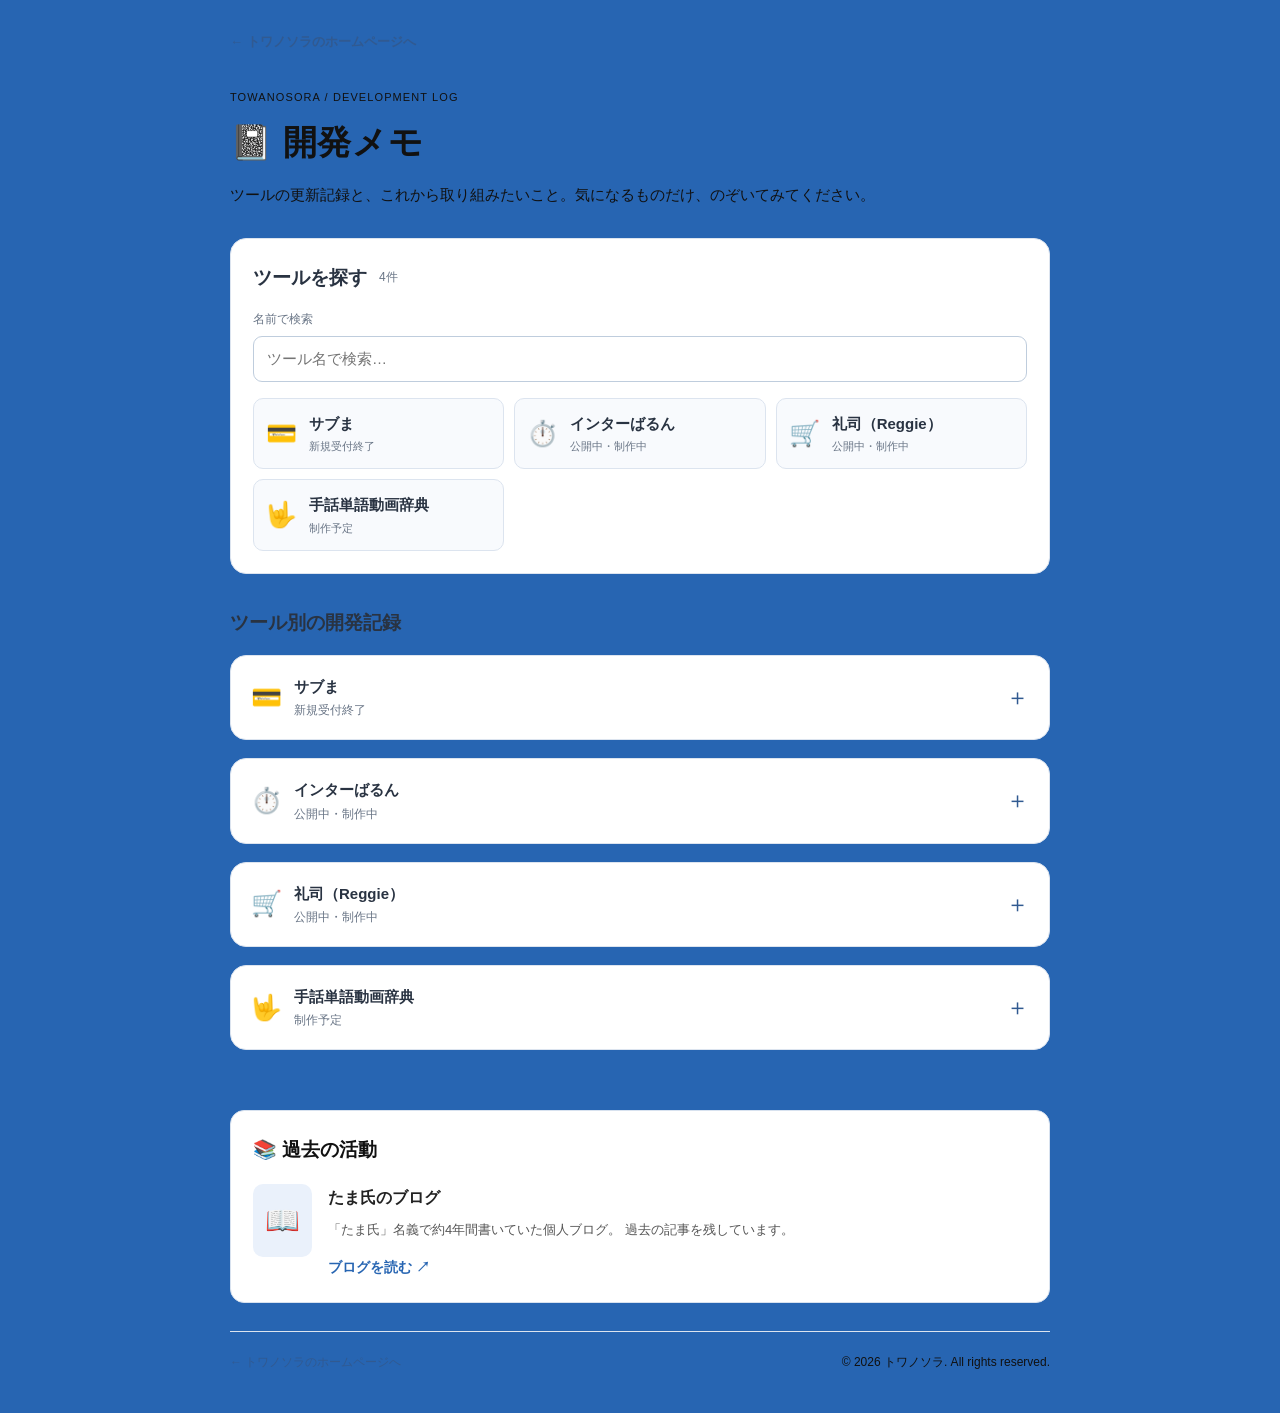
<file: devlog/index.html>
<!DOCTYPE html>
<html lang="ja">
<head>
  <meta charset="UTF-8">
  <meta name="viewport" content="width=device-width, initial-scale=1">
  <meta name="description" content="トワノソラのWebツール開発メモ。更新履歴や今後の課題をツールごとにまとめています。">
  <meta name="theme-color" content="#f5f7fb">
  <title>開発メモ | トワノソラ</title>
  <link rel="icon" type="image/png" href="../images/favicon.png">
  <link rel="stylesheet" href="./style.css">
  <script src="./data.js" defer></script>
  <script src="./devlog.js" defer></script>
</head>
<body>
  <div class="page">
    <header class="site-header">
      <a class="home-link" href="../">← トワノソラのホームページへ</a>
      <p class="eyebrow">TOWANOSORA / DEVELOPMENT LOG</p>
      <h1>📓 開発メモ</h1>
      <p class="intro">ツールの更新記録と、これから取り組みたいこと。気になるものだけ、のぞいてみてください。</p>
    </header>
    <main>
      <section class="directory" aria-labelledby="directory-title">
        <div class="section-title">
          <h2 id="directory-title">ツールを探す</h2>
          <span id="project-count" class="count"></span>
        </div>
        <label class="search-label" for="project-search">名前で検索</label>
        <input id="project-search" type="search" placeholder="ツール名で検索…" autocomplete="off">
        <nav id="project-list" class="project-list" aria-label="開発メモのツール一覧"></nav>
        <p id="empty-message" class="empty-message" hidden>該当するツールがありません。</p>
      </section>
      <section class="entries" aria-labelledby="entries-title">
        <h2 id="entries-title">ツール別の開発記録</h2>
        <div id="project-entries" class="project-entries"></div>
      </section>
      <noscript><p>開発メモを表示するにはJavaScriptを有効にしてください。</p></noscript>
    </main>
    <!-- 過去の活動 -->
    <section class="past-activities">
      <h2>📚 過去の活動</h2>

      <div class="past-activity-card">
        <div class="past-activity-icon" aria-hidden="true">📖</div>

        <div class="past-activity-content">
          <h3>たま氏のブログ</h3>
          <p>
            「たま氏」名義で約4年間書いていた個人ブログ。
            過去の記事を残しています。
          </p>

          <a
            href="https://tama-shi.hatenadiary.com/"
            target="_blank"
            rel="noopener noreferrer"
          >
            ブログを読む ↗
          </a>
        </div>
      </div>
    </section>
    <footer class="footer"><a href="../">← トワノソラのホームページへ</a><small>© 2026 トワノソラ. All rights reserved.</small></footer>
  </div>
</body>
</html>
</file>
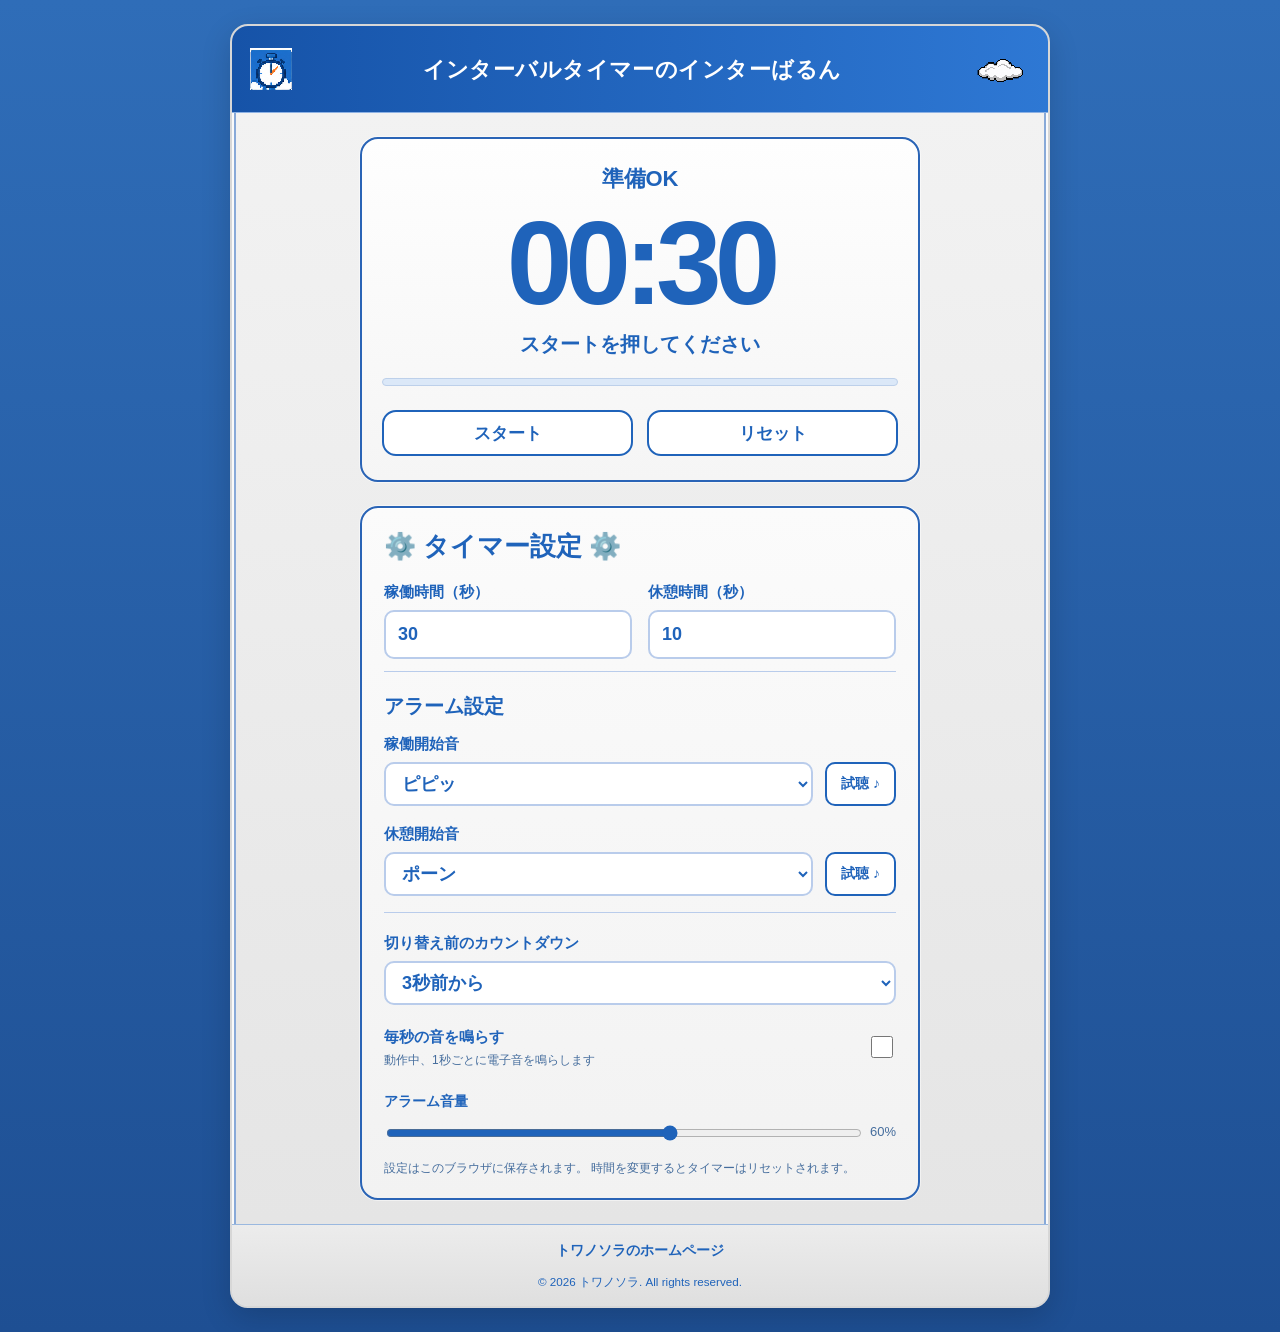
<file: timer/index.html>
<!DOCTYPE html>
<html lang="ja">
<head>
  <meta charset="UTF-8">
  <meta name="viewport" content="width=device-width, initial-scale=1.0">
  <meta name="theme-color" content="#f7f9f7">
  <meta name="description" content="稼働時間と休憩時間、アラーム音を自由に設定できるインターバルタイマー。">

  <title>インターばるん | トワノソラ</title>

  <link rel="stylesheet" href="./style.css">
  <link rel="icon" type="image/png" href="./favicon.png">
  <script src="./timer.js" defer></script>
</head>
<body>
  <main class="app">


    <header class="app-header">
      <div class="window-bar">

        <div class="window-title">
          <img
            src="./favicon.png"
            alt=""
            class="window-icon"
            aria-hidden="true"
          >
        </div>

        <h1 class="window-main-title">
          インターバルタイマーのインターばるん
        </h1>

        <img
          src="../images/hero_cloud.png"
          alt=""
          class="window-cloud"
          aria-hidden="true"
        >

      </div>
    </header>


    <section class="timer-panel" aria-label="タイマー">
      <div class="phase-label" id="phase-label">準備OK</div>

      <div class="time-display" id="time-display" role="timer">
        00:30
      </div>

      <p class="next-phase" id="next-phase">
        スタートを押してください
      </p>

      <div class="progress-track">
        <div class="progress-fill" id="progress-fill"></div>
      </div>

      <div class="controls">
        <button type="button" class="primary-button" id="start-pause">
          スタート
        </button>
        <button type="button" class="secondary-button" id="reset">
          リセット
        </button>
      </div>
    </section>

    <section class="settings-panel" aria-labelledby="settings-title">
      <h2 id="settings-title">⚙️ タイマー設定 ⚙️</h2>

      <div class="setting-grid">
        <label class="setting-field">
          <span>稼働時間（秒）</span>
          <input type="number" id="work-time"
                 min="1" max="3600" value="30">
        </label>

        <label class="setting-field">
          <span>休憩時間（秒）</span>
          <input type="number" id="rest-time"
                 min="1" max="3600" value="10">
        </label>
      </div>

      <div class="setting-divider"></div>

      <h3>アラーム設定</h3>

      <div class="alarm-setting">
        <label class="setting-field" for="work-sound">
          <span>稼働開始音</span>
          <select id="work-sound">
            <option value="beep">ピッ</option>
            <option value="double" selected>ピピッ</option>
            <option value="chime">ポーン</option>
            <option value="off">無音</option>
          </select>
        </label>
        <button type="button" class="preview-button" id="preview-work">
          試聴 ♪
        </button>
      </div>

      <div class="alarm-setting">
        <label class="setting-field" for="rest-sound">
          <span>休憩開始音</span>
          <select id="rest-sound">
            <option value="beep">ピッ</option>
            <option value="double">ピピッ</option>
            <option value="chime" selected>ポーン</option>
            <option value="off">無音</option>
          </select>
        </label>
        <button type="button" class="preview-button" id="preview-rest">
          試聴 ♪
        </button>
      </div>

      <div class="setting-divider"></div>

      <label class="setting-field" for="countdown-seconds">
        <span>切り替え前のカウントダウン</span>
        <select id="countdown-seconds">
          <option value="0">なし</option>
          <option value="3" selected>3秒前から</option>
          <option value="5">5秒前から</option>
          <option value="10">10秒前から</option>
        </select>
      </label>

      <label class="toggle-setting">
        <span>
          <strong>毎秒の音を鳴らす</strong>
          <small>動作中、1秒ごとに電子音を鳴らします</small>
        </span>
        <input type="checkbox" id="tick-sound">
      </label>

      <div class="volume-setting">
        <label for="alarm-volume">アラーム音量</label>
        <input
          type="range"
          id="alarm-volume"
          min="0"
          max="100"
          step="5"
          value="60"
        >
        <output id="volume-value" for="alarm-volume">60%</output>
      </div>

      <p class="settings-note">
        設定はこのブラウザに保存されます。
        時間を変更するとタイマーはリセットされます。
      </p>
    </section>

    <footer class="app-footer">
      <a href="../" class="footer-link">
        トワノソラのホームページ
      </a>
    <small>© 2026 トワノソラ. All rights reserved.</small>
    </footer>

  </main>
</body>
</html>
</file>
<file: devlog/style.css>
:root {
  --ink: #293342;
  --muted: #697586;
  --blue: #315a91;
  --blue-soft: #eaf1fa;
  --page: #f5f7fb;
  --card: #ffffff;
  --border: #dce4ef;
}
* { box-sizing: border-box; }
html { scroll-behavior: smooth; }
body { margin: 0; background: #2765B2;; color: var(--ink); font: 15px/1.75 -apple-system, BlinkMacSystemFont, "Hiragino Kaku Gothic ProN", "Meiryo", sans-serif; }
a { color: var(--blue); }
a:focus-visible, button:focus-visible, input:focus-visible, summary:focus-visible { outline: 3px solid #81a4db; outline-offset: 3px; }
[hidden] { display: none !important; }
.page { width: min(100% - 32px, 820px); margin: 0 auto; }
.site-header { padding: 28px 0 30px; }
.home-link { display: inline-block; text-decoration: none; font-size: 13px; font-weight: 650; }
.eyebrow { margin: 34px 0 5px; color: var(--muted); font-size: 11px; letter-spacing: .1em; }
h1 { margin: 0 0 10px; font-size: clamp(26px, 5vw, 34px); letter-spacing: .02em; }
.intro { margin: 0; color: var(--muted); }
h2 { margin: 0; font-size: 19px; }
h3 { margin: 0; font-size: 18px; }
.directory, .project-details { background: var(--card); border: 1px solid var(--border); border-radius: 16px; }
.directory { padding: 22px; }
.section-title { display: flex; align-items: center; gap: 12px; margin-bottom: 14px; }
.count { color: var(--muted); font-size: 12px; }
.search-label { display: block; margin-bottom: 6px; color: var(--muted); font-size: 12px; }
#project-search { display: block; width: 100%; min-height: 45px; padding: 9px 13px; border: 1px solid #bfcddd; border-radius: 9px; background: white; color: var(--ink); font: inherit; }
.project-list { display: grid; grid-template-columns: repeat(auto-fit, minmax(min(100%, 210px), 1fr)); gap: 10px; margin-top: 16px; }
.project-link { display: flex; align-items: center; gap: 12px; min-height: 66px; padding: 12px; background: #f8fafd; border: 1px solid var(--border); border-radius: 10px; color: var(--ink); text-decoration: none; }
.project-link:hover { border-color: #8aabc9; background: var(--blue-soft); }
.project-icon { flex: none; font-size: 25px; }
.project-link-text { min-width: 0; }
.project-link-title { display: block; font-weight: 700; overflow-wrap: anywhere; }
.project-link-subtitle { display: block; color: var(--muted); font-size: 11px; }
.empty-message { margin: 14px 0 0; color: var(--muted); }
.entries { padding: 32px 0; }
.entries > h2 { margin-bottom: 16px; }
.project-entries { display: grid; gap: 18px; }
.project-details { overflow: hidden; scroll-margin-top: 16px; }
.project-details > summary { display: flex; align-items: center; gap: 12px; padding: 18px 20px; cursor: pointer; list-style: none; }
.project-details > summary::-webkit-details-marker { display: none; }
.project-details > summary::after { content: "＋"; margin-left: auto; color: var(--blue); font-size: 23px; line-height: 1; }
.project-details[open] > summary::after { content: "−"; }
.project-heading { min-width: 0; flex: 1; }
.project-heading small { display: block; color: var(--muted); font-size: 12px; font-weight: normal; }
.status { flex: none; border-radius: 99px; padding: 2px 9px; background: #eaf1fa; color: #365d8a; font-size: 11px; white-space: nowrap; }
.status.planned { background: #f1f1f1; color: #656a71; }
.project-body { border-top: 1px solid var(--border); padding: 18px 20px 22px; }
.project-description { margin: 0 0 12px; color: var(--muted); }
.app-link { display: inline-flex; align-items: center; min-height: 42px; padding: 7px 15px; border-radius: 8px; background: var(--blue); color: white; font-size: 13px; font-weight: 700; text-decoration: none; }
.app-link:hover { background: #244774; }
.block-title { margin: 23px 0 10px; font-size: 15px; }
.todo-list { display: grid; gap: 8px; margin: 0; padding: 0; list-style: none; }
.todo-list li { padding: 9px 12px; border: 1px solid var(--border); border-radius: 8px; background: #fbfcff; }
.todo-state { display: inline-block; margin-right: 7px; color: var(--muted); font-size: 12px; }
.todo-state.done { color: #427a4d; }
.log { padding: 15px 0; border-top: 1px solid var(--border); }
.log:first-of-type { border-top: 0; }
.log time { color: var(--muted); font-size: 12px; font-variant-numeric: tabular-nums; }
.log h4 { margin: 4px 0 5px; font-size: 15px; }
.log p { margin: 0; white-space: pre-line; overflow-wrap: anywhere; }
.no-data { margin: 0; color: var(--muted); font-size: 13px; }
.footer { display: flex; align-items: center; justify-content: space-between; gap: 16px; padding: 20px 0 40px; border-top: 1px solid var(--border); color: var(--muted); font-size: 12px; }
.footer a { text-decoration: none; }
@media (max-width: 520px) {
  .page { width: min(100% - 24px, 820px); }
  .site-header { padding-top: 20px; }
  .directory { padding: 16px; }
  .project-details > summary { flex-wrap: wrap; gap: 9px; padding: 15px; }
  .project-heading { flex-basis: 55%; }
  .project-body { padding: 15px; }
  .footer { flex-direction: column; align-items: flex-start; }
}
@media (prefers-reduced-motion: reduce) { html { scroll-behavior: auto; } }

/* 開発メモのヘッダー文字色 */
.site-header,
.site-header h1,
.site-header p {
  color: #111111;
}

/* 開発メモのコピーライト */
.footer small {
  color: #111111;
  font-size: 12px;
}

/* ======================================
   過去の活動
====================================== */

.past-activities {
  margin: 28px 0;
  padding: 22px;
  background: #ffffff;
  border: 1px solid #d8e2ef;
  border-radius: 14px;
}

.past-activities h2 {
  margin: 0 0 18px;
  color: #111111;
  font-size: 19px;
}

.past-activity-card {
  display: flex;
  align-items: flex-start;
  gap: 16px;
}

.past-activity-icon {
  flex-shrink: 0;
  padding: 12px;
  background: #eaf1fb;
  border-radius: 10px;
  font-size: 28px;
}

.past-activity-content {
  min-width: 0;
}

.past-activity-content h3 {
  margin: 0 0 6px;
  color: #222222;
  font-size: 16px;
}

.past-activity-content p {
  margin: 0 0 12px;
  color: #555555;
  font-size: 13px;
  line-height: 1.8;
}

.past-activity-content a {
  color: #2765b2;
  font-size: 14px;
  font-weight: bold;
  text-decoration: none;
}

.past-activity-content a:hover {
  text-decoration: underline;
}

/* スマホ表示 */
@media (max-width: 520px) {
  .past-activities {
    padding: 16px;
  }

  .past-activity-card {
    gap: 12px;
  }

  .past-activity-icon {
    padding: 8px;
    font-size: 24px;
  }
}
</file>
<file: timer/style.css>
/* ======================================
   インターばるん | レトロ青テーマ
====================================== */

:root {
  --page-bg: #2f6db8;
  --page-bg-dark: #1e4f93;

  --app-bg: #efefef;
  --panel-bg: #f7f7f7;
  --settings-bg: #f4f4f4;

  --blue: #1f63ba;
  --blue-dark: #184f98;
  --blue-light: #4e8ee2;

  --text: #1f63ba;
  --text-soft: #456d9d;

  --border: #2a64b6;
  --shadow: #9ca3ad;
  --white: #ffffff;
}

* {
  box-sizing: border-box;
}

body {
  margin: 0;
  background:
    linear-gradient(180deg, var(--page-bg) 0%, var(--page-bg-dark) 100%);
  color: var(--text);
  font-family:
    "DotGothic16",
    -apple-system,
    BlinkMacSystemFont,
    "Hiragino Kaku Gothic ProN",
    "Meiryo",
    sans-serif;
  line-height: 1.6;
}

button,
input,
select {
  font: inherit;
}

button {
  cursor: pointer;
}

button:focus-visible,
input:focus-visible,
select:focus-visible,
a:focus-visible {
  outline: 3px solid #9fc4ff;
  outline-offset: 2px;
}


/* ======================================
   全体ラッパ
====================================== */

.app {
  width: min(100% - 28px, 820px);
  margin: 24px auto;
  background: linear-gradient(180deg, #f3f3f3 0%, #e4e4e4 100%);
  border: 2px solid #d7d7d7;
  border-radius: 18px;
  overflow: hidden;
  box-shadow:
    0 0 0 2px #fafafa inset,
    0 0 0 4px #88a9d8 inset,
    0 10px 30px rgba(0, 0, 0, 0.16);
}


/* ======================================
   ヘッダー
====================================== */

.app-header {
  padding: 0;
  text-align: left;
}

.window-bar {
  display: flex;
  justify-content: space-between;
  align-items: center;
  gap: 16px;
  padding: 14px 18px;
  background: linear-gradient(90deg, #1653a8 0%, #2e78d4 100%);
  border-bottom: 1px solid #8eb2e4;
}

.window-title {
  display: flex;
  align-items: center;
  gap: 14px;
  min-width: 0;
}

.window-icon {
  width: 42px;
  height: 42px;
  object-fit: contain;
  image-rendering: pixelated;
  flex-shrink: 0;
}

.window-title h1 {
  margin: 0;
  color: #ffffff;
  font-size: clamp(28px, 4vw, 40px);
  line-height: 1.1;
  letter-spacing: 0.04em;
}

.window-right {
  display: flex;
  align-items: center;
  gap: 14px;
  flex-shrink: 0;
}

.window-subtitle {
  color: #ffffff;
  font-size: 15px;
  white-space: nowrap;
}

.window-cloud {
  width: 58px;
  height: auto;
  image-rendering: pixelated;
}


/* ======================================
   タイマーパネル
====================================== */

.timer-panel,
.settings-panel {
  width: min(100% - 44px, 560px);
  margin: 24px auto;
  border: 2px solid var(--border);
  border-radius: 18px;
  box-shadow:
    0 1px 0 #ffffff inset,
    0 0 0 1px rgba(255,255,255,0.5);
}

.timer-panel {
  background: linear-gradient(180deg, #fefefe 0%, #f5f5f5 100%);
  text-align: center;
  padding: 22px 20px 24px;
}

.phase-label {
  color: var(--blue);
  font-size: 22px;
  font-weight: 700;
  margin-bottom: 8px;
}

.time-display {
  margin: 0;
  color: var(--blue);
  font-size: clamp(70px, 15vw, 118px);
  font-weight: 700;
  font-variant-numeric: tabular-nums;
  letter-spacing: -0.06em;
  line-height: 1;
}

.next-phase {
  margin: 6px 0 0;
  color: var(--blue);
  font-size: 20px;
  font-weight: 700;
}


/* ======================================
   プログレスバー
====================================== */

.progress-track {
  height: 8px;
  margin: 18px 0 0;
  overflow: hidden;
  border-radius: 999px;
  background: #dbe8f8;
  border: 1px solid #bdd0ea;
}

.progress-fill {
  width: 0%;
  height: 100%;
  background: linear-gradient(90deg, #1f63ba 0%, #4a88de 100%);
  transition: width 0.1s linear;
}


/* ======================================
   ボタン
====================================== */

.controls {
  display: grid;
  grid-template-columns: repeat(2, minmax(0, 1fr));
  gap: 14px;
  margin-top: 24px;
}

.controls button {
  min-height: 46px;
  border-radius: 14px;
  font-size: 17px;
  font-weight: 700;
  border: 2px solid var(--blue);
  background: #ffffff;
  color: var(--blue);
  box-shadow: 0 1px 0 #ffffff inset;
}

.primary-button {
  background: linear-gradient(180deg, #2b73d0 0%, #1d5eb2 100%);
  color: #ffffff;
}

.primary-button:hover {
  background: linear-gradient(180deg, #3b82dc 0%, #1e5aaa 100%);
}

.secondary-button:hover {
  background: #edf4ff;
}


/* ======================================
   設定パネル
====================================== */

.settings-panel {
  background: linear-gradient(180deg, #fbfbfb 0%, #f2f2f2 100%);
  padding: 18px 22px 20px;
  position: relative;
}

.settings-panel h2 {
  margin: 0 0 12px;
  color: var(--blue);
  font-size: 26px;
  text-align: left;
}

.settings-panel h3 {
  margin: 18px 0 10px;
  color: var(--blue);
  font-size: 20px;
}

.setting-divider {
  height: 1px;
  margin: 12px 0 18px;
  background: #b9cceb;
}

.setting-grid {
  display: grid;
  grid-template-columns: 1fr 1fr;
  gap: 16px;
}

.setting-field {
  display: flex;
  flex-direction: column;
  gap: 6px;
  color: var(--blue);
  font-size: 15px;
  font-weight: 700;
}

.setting-field input,
.setting-field select {
  width: 100%;
  min-height: 44px;
  padding: 8px 12px;
  border: 2px solid #b9cceb;
  border-radius: 10px;
  background: #ffffff;
  color: var(--blue);
  font-size: 18px;
}


/* ======================================
   アラームまわり
====================================== */

.alarm-setting {
  display: flex;
  align-items: flex-end;
  gap: 12px;
  margin-bottom: 16px;
}

.alarm-setting .setting-field {
  flex: 1;
  min-width: 0;
}

.preview-button {
  min-height: 44px;
  padding: 8px 14px;
  border: 2px solid var(--blue);
  border-radius: 10px;
  background: #ffffff;
  color: var(--blue);
  font-size: 14px;
  font-weight: 700;
  white-space: nowrap;
}

.preview-button:hover {
  background: #edf4ff;
}

.toggle-setting {
  display: flex;
  justify-content: space-between;
  align-items: center;
  gap: 16px;
  margin-top: 20px;
  cursor: pointer;
}

.toggle-setting span {
  display: flex;
  flex-direction: column;
  gap: 2px;
}

.toggle-setting strong {
  color: var(--blue);
  font-size: 15px;
}

.toggle-setting small {
  color: var(--text-soft);
  font-size: 12px;
}

.toggle-setting input {
  width: 22px;
  height: 22px;
  accent-color: var(--blue);
}

.volume-setting {
  display: grid;
  grid-template-columns: 1fr auto;
  align-items: center;
  gap: 10px;
  margin-top: 20px;
}

.volume-setting label {
  grid-column: 1 / -1;
  color: var(--blue);
  font-size: 14px;
  font-weight: 700;
}

.volume-setting input {
  width: 100%;
  accent-color: var(--blue);
}

.volume-setting output {
  color: var(--text-soft);
  font-size: 13px;
  font-variant-numeric: tabular-nums;
}

.settings-note {
  margin: 16px 0 0;
  color: var(--text-soft);
  font-size: 12px;
}


/* ======================================
   フッター
====================================== */

.app-footer {
  padding: 14px 18px;
  border-top: 1px solid #9ab8df;
  background: linear-gradient(180deg, #ececec 0%, #dfdfdf 100%);
  color: var(--blue);
  text-align: center;
  font-size: 14px;
}

.footer-link {
  display: block;
  margin-bottom: 8px;
  color: var(--blue);
  font-size: 14px;
  font-weight: 700;
  text-decoration: none;
}

.footer-link:hover {
  text-decoration: underline;
}


/* ======================================
   スマホ
====================================== */

@media (max-width: 640px) {
  .app {
    width: min(100% - 16px, 820px);
    margin: 12px auto;
    border-radius: 14px;
  }

  .window-bar {
    flex-direction: column;
    align-items: flex-start;
  }

  .window-right {
    width: 100%;
    justify-content: space-between;
  }

  .window-title h1 {
    font-size: 28px;
  }

  .timer-panel,
  .settings-panel {
    width: min(100% - 20px, 560px);
    margin: 16px auto;
  }

  .controls {
    grid-template-columns: 1fr;
  }

  .setting-grid {
    grid-template-columns: 1fr;
  }

  .alarm-setting {
    flex-direction: column;
    align-items: stretch;
  }

  .window-cloud {
    width: 50px;
  }
}

@media (prefers-reduced-motion: reduce) {
  .progress-fill {
    transition: none;
  }
}


/* インターばるんのタイトルバー */
.window-main-title {
  flex: 1;
  min-width: 0;
  margin: 0;
  color: #ffffff;
  font-size: clamp(15px, 2.5vw, 22px);
  font-weight: bold;
  text-align: center;
  letter-spacing: 0.02em;
  line-height: 1.5;
}

/* スマホではタイトルを少し小さく */
@media (max-width: 640px) {
  .window-bar {
    flex-direction: row;
    align-items: center;
    gap: 8px;
    padding: 12px 10px;
  }

  .window-icon {
    width: 30px;
    height: 30px;
  }

  .window-main-title {
    font-size: 14px;
    letter-spacing: 0;
  }

  .window-cloud {
    width: 32px;
  }
}
</file>
